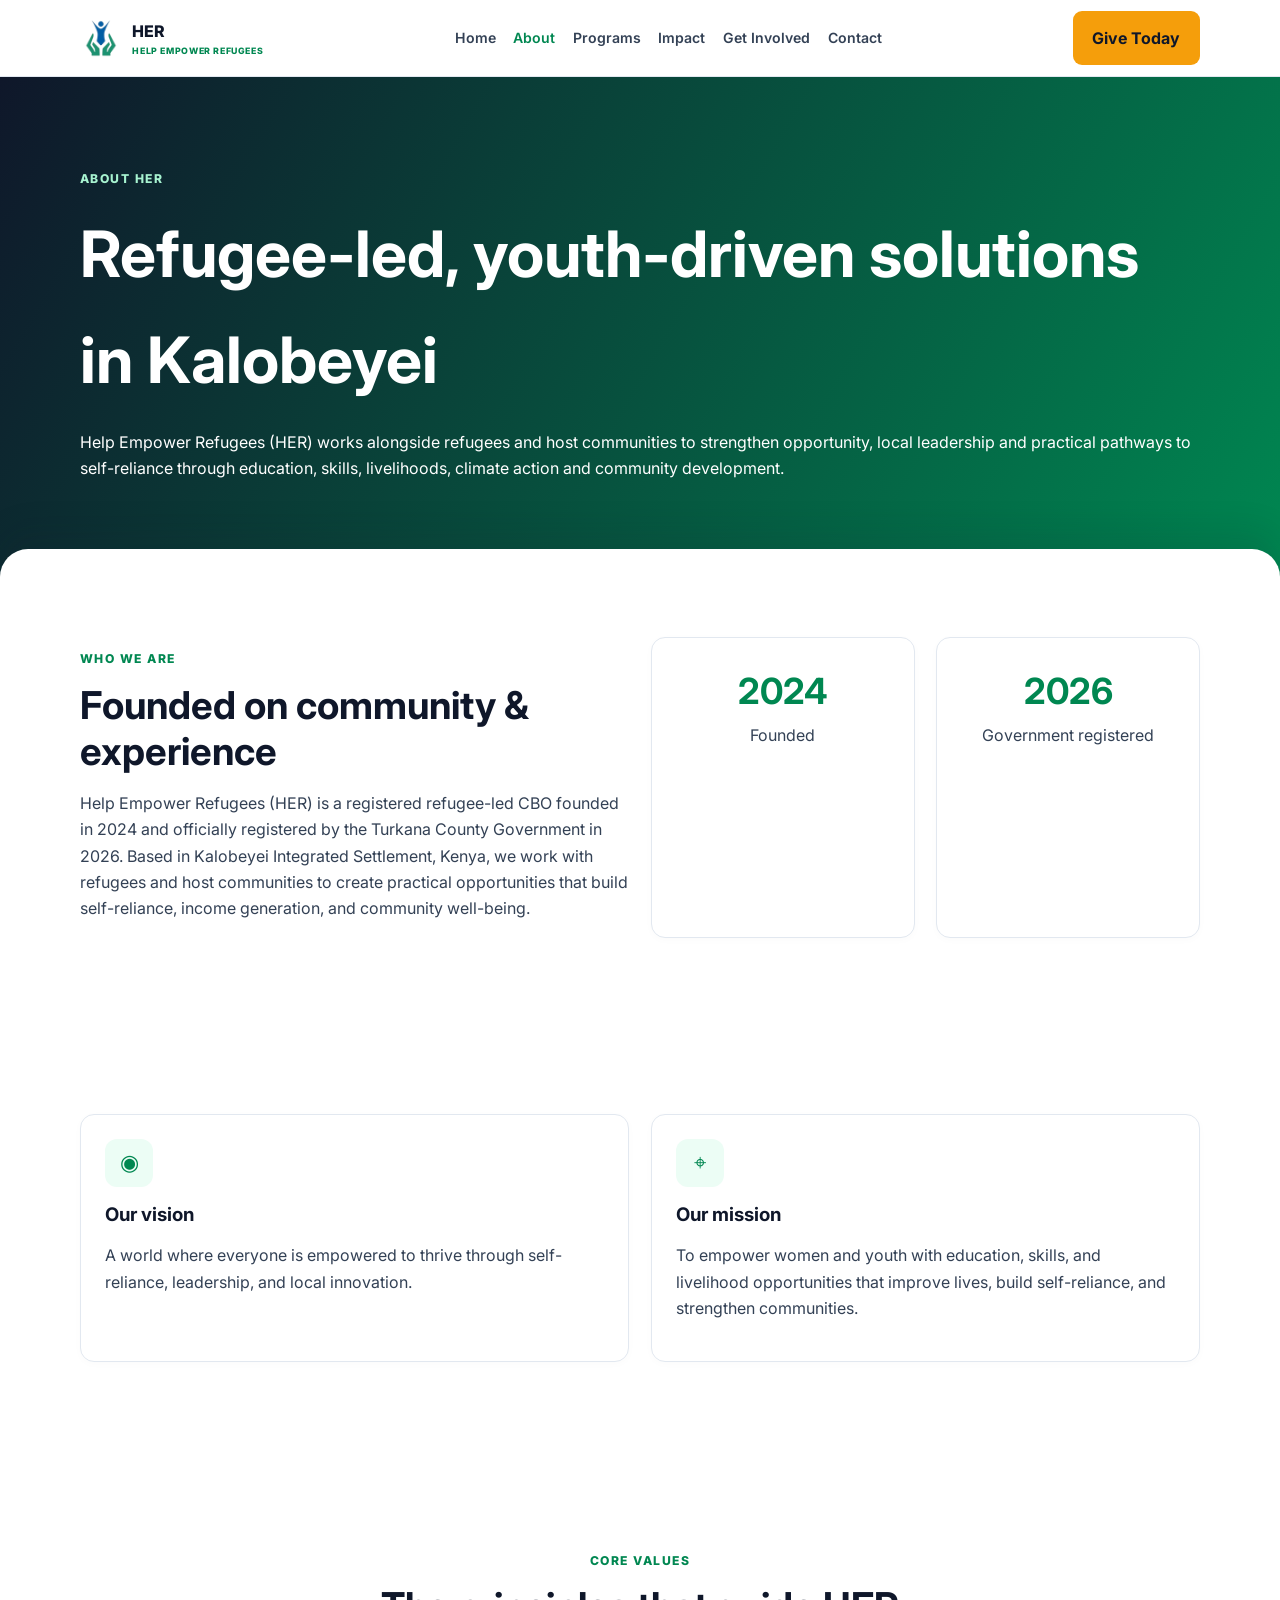
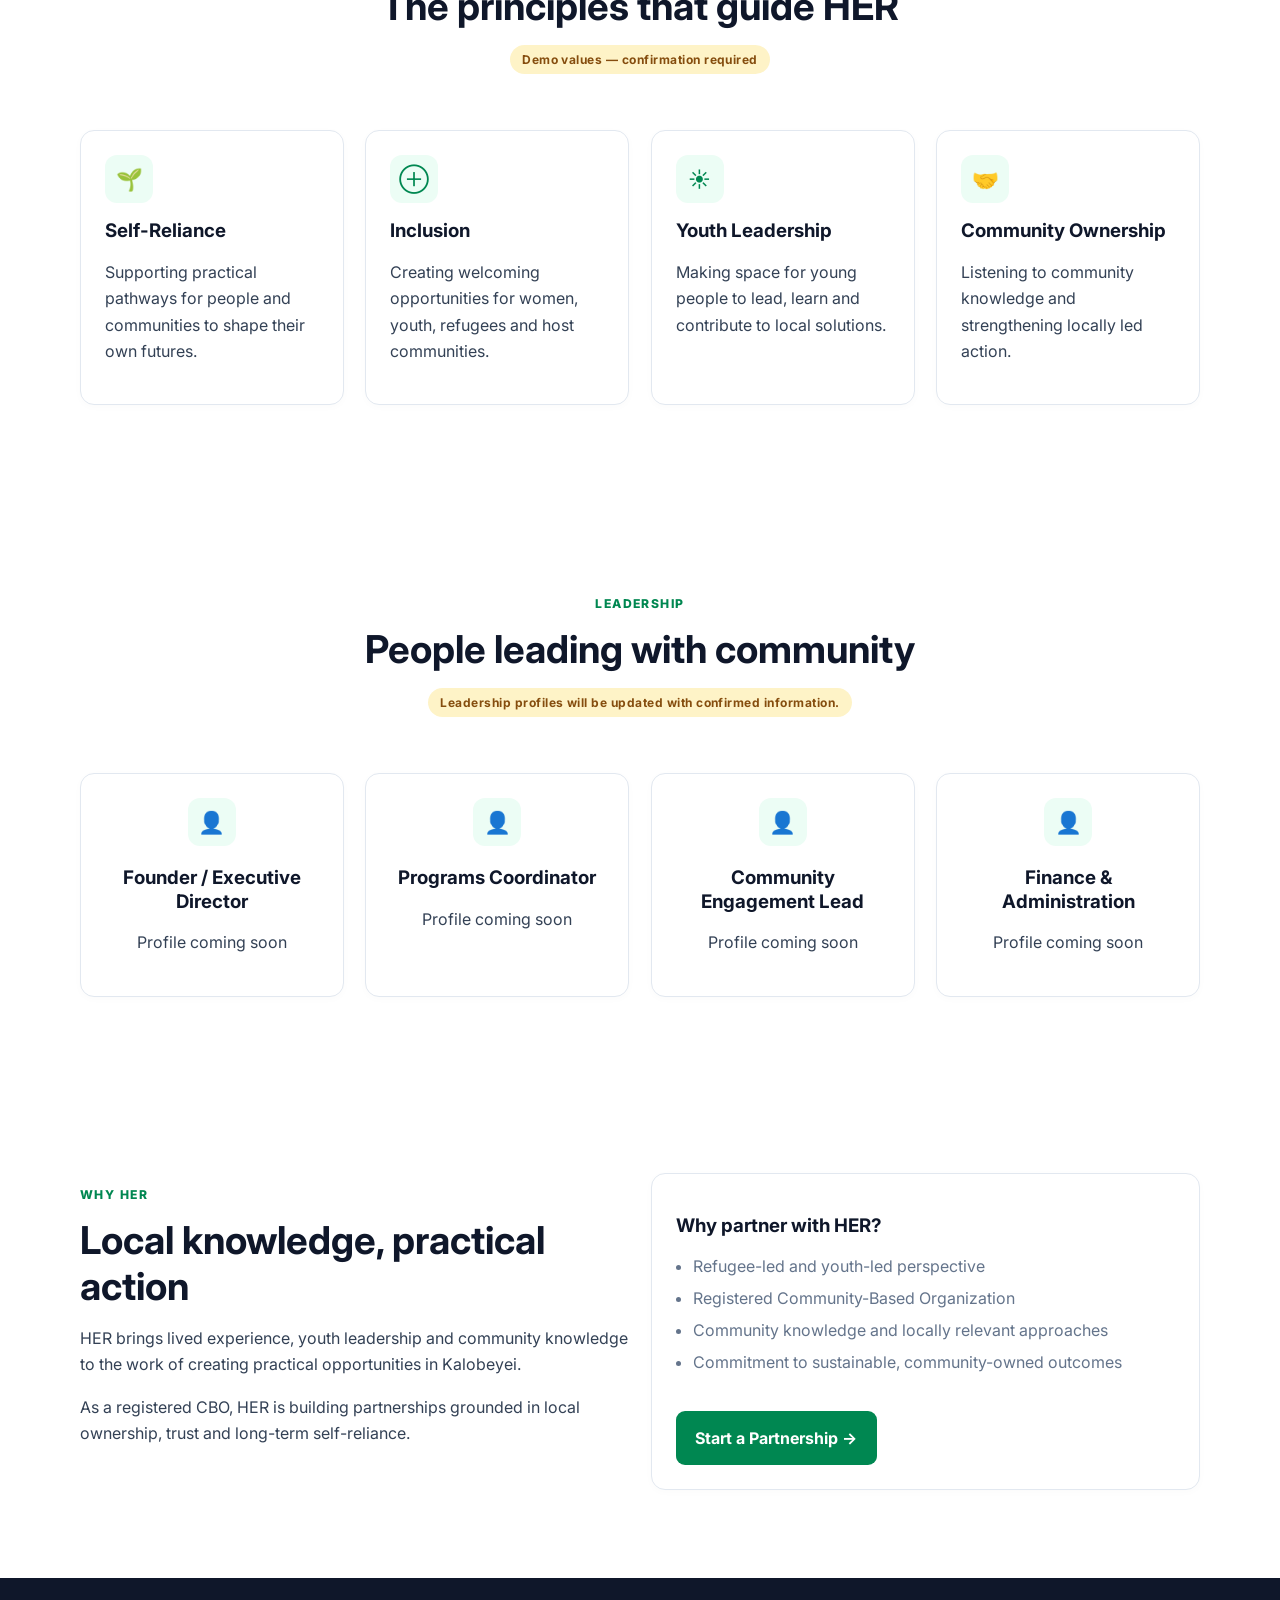
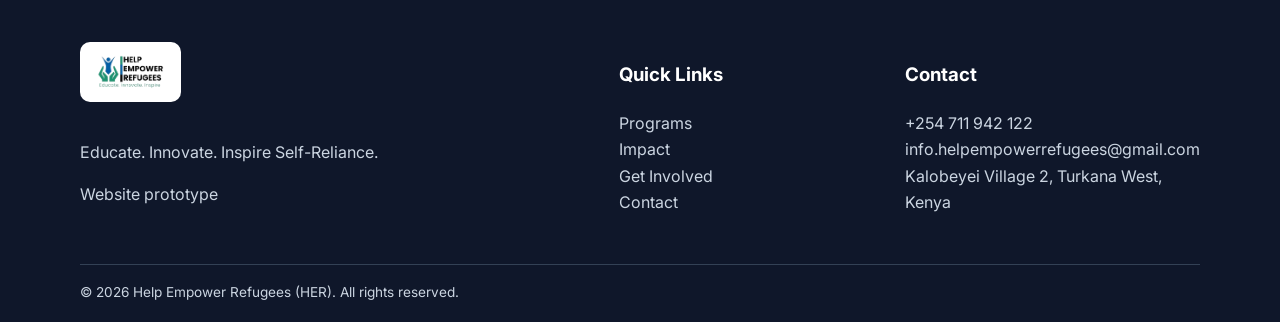
<file: about.html>
<!doctype html>
<html lang="en">
<head>
<meta charset="utf-8">
<meta name="viewport" content="width=device-width,initial-scale=1">
<title>About HER | Help Empower Refugees</title>
<meta name="description" content="Help Empower Refugees (HER) is a refugee-led, youth-led community-based organization in Kalobeyei Integrated Settlement, Turkana County, Kenya.">
<link rel="icon" href="assets/favicon.ico" sizes="any"><link rel="icon" type="image/png" sizes="32x32" href="assets/favicon-32x32.png"><link rel="icon" type="image/png" sizes="16x16" href="assets/favicon-16x16.png"><link rel="apple-touch-icon" href="assets/apple-touch-icon.png"><link rel="icon" type="image/png" sizes="192x192" href="assets/icon-192.png"><link href="https://fonts.googleapis.com/css2?family=Inter:wght@400;600;700;800&display=swap" rel="stylesheet">
<link rel="stylesheet" href="css/style.css">
<link rel="stylesheet" href="css/responsive.css">
<link rel="stylesheet" href="css/animations.css">
</head>
<body>
<a class="skip-link" href="#main">Skip to content</a>
<header class="site-header">
<div class="container nav-wrap">
<a class="brand" href="index.html"><img class="brand-mark-img" src="assets/logo-icon.png" alt="HER logo"><span>HER<small>HELP EMPOWER REFUGEES</small></span></a>
<button class="menu-toggle" aria-expanded="false" aria-label="Open navigation">&#9776;</button>
<nav class="nav-links" aria-label="Main navigation">
<a href="index.html">Home</a>
<a href="about.html">About</a>
<a href="programs.html">Programs</a>
<a href="impact.html">Impact</a>
<a href="get-involved.html">Get Involved</a>


<a href="contact.html">Contact</a>
</nav>
<a class="btn btn-accent nav-give" href="give.html">Give Today</a>
</div>
</header>

<main id="main">
<section class="page-hero">
<div class="container">
<p class="kicker" style="color:#a7f3d0">About HER</p>
<h1>Refugee-led, youth-driven solutions in Kalobeyei</h1>
<p>Help Empower Refugees (HER) works alongside refugees and host communities to strengthen opportunity, local leadership and practical pathways to self-reliance through education, skills, livelihoods, climate action and community development.</p>
</div>
</section>

<section class="section">
<div class="container grid cols-2">
<div>
<p class="kicker">Who we are</p>
<h2>Founded on community &amp; experience</h2>
<p>Help Empower Refugees (HER) is a registered refugee-led CBO founded in 2024 and officially registered by the Turkana County Government in 2026. Based in Kalobeyei Integrated Settlement, Kenya, we work with refugees and host communities to create practical opportunities that build self-reliance, income generation, and community well-being.</p>
</div>
<div class="grid cols-2">
<div class="card" style="text-align:center;">
<strong style="font-size:36px;color:var(--primary);display:block;">2024</strong>
<span>Founded</span>
</div>
<div class="card" style="text-align:center;">
<strong style="font-size:36px;color:var(--primary);display:block;">2026</strong>
<span>Government registered</span>
</div>
</div>
</div>
</section>

<section class="section surface">
<div class="container grid cols-2">
<div class="card">
<div class="icon">&#9673;</div>
<h3>Our vision</h3>
<p>A world where everyone is empowered to thrive through self-reliance, leadership, and local innovation.</p>
</div>
<div class="card">
<div class="icon">&#8982;</div>
<h3>Our mission</h3>
<p>To empower women and youth with education, skills, and livelihood opportunities that improve lives, build self-reliance, and strengthen communities.</p>
</div>
</div>
</section>

<section class="section">
<div class="container">
<div class="section-head">
<p class="kicker">Core values</p>
<h2>The principles that guide HER</h2>
<span class="notice">Demo values — confirmation required</span>
</div>
<div class="grid cols-4">
<article class="card"><div class="icon">&#127793;</div><h3>Self-Reliance</h3><p>Supporting practical pathways for people and communities to shape their own futures.</p></article>
<article class="card"><div class="icon">&#8853;</div><h3>Inclusion</h3><p>Creating welcoming opportunities for women, youth, refugees and host communities.</p></article>
<article class="card"><div class="icon">&#9728;</div><h3>Youth Leadership</h3><p>Making space for young people to lead, learn and contribute to local solutions.</p></article>
<article class="card"><div class="icon">&#129309;</div><h3>Community Ownership</h3><p>Listening to community knowledge and strengthening locally led action.</p></article>
</div>
</div>
</section>

<section class="section surface">
<div class="container">
<div class="section-head">
<p class="kicker">Leadership</p>
<h2>People leading with community</h2>
<span class="notice">Leadership profiles will be updated with confirmed information.</span>
</div>
<div class="grid cols-4">
<article class="card" style="text-align:center;"><div class="icon" style="margin:0 auto 20px;">&#128100;</div><h3>Founder / Executive Director</h3><p>Profile coming soon</p></article>
<article class="card" style="text-align:center;"><div class="icon" style="margin:0 auto 20px;">&#128100;</div><h3>Programs Coordinator</h3><p>Profile coming soon</p></article>
<article class="card" style="text-align:center;"><div class="icon" style="margin:0 auto 20px;">&#128100;</div><h3>Community Engagement Lead</h3><p>Profile coming soon</p></article>
<article class="card" style="text-align:center;"><div class="icon" style="margin:0 auto 20px;">&#128100;</div><h3>Finance &amp; Administration</h3><p>Profile coming soon</p></article>
</div>
</div>
</section>

<section class="section">
<div class="container grid cols-2">
<div>
<p class="kicker">Why HER</p>
<h2>Local knowledge, practical action</h2>
<p>HER brings lived experience, youth leadership and community knowledge to the work of creating practical opportunities in Kalobeyei.</p>
<p>As a registered CBO, HER is building partnerships grounded in local ownership, trust and long-term self-reliance.</p>
</div>
<div class="card">
<h3>Why partner with HER?</h3>
<ul class="list" style="color:var(--muted);">
<li>Refugee-led and youth-led perspective</li>
<li>Registered Community-Based Organization</li>
<li>Community knowledge and locally relevant approaches</li>
<li>Commitment to sustainable, community-owned outcomes</li>
</ul>
<a href="partner.html" class="btn btn-primary" style="margin-top:20px;">Start a Partnership &rarr;</a>
</div>
</div>
</section>
</main>

<footer class="site-footer">
<div class="container footer-grid">
<div><span class="footer-logo-wrap"><img class="footer-logo" src="assets/logo-full.png" alt="Help Empower Refugees logo"></span><p>Educate. Innovate. Inspire Self-Reliance.</p><p>Website prototype</p></div>
<div>
<h3>Quick Links</h3>
<a href="programs.html">Programs</a><br>
<a href="impact.html">Impact</a><br>
<a href="get-involved.html">Get Involved</a><br>
<a href="contact.html">Contact</a>
</div>
<div>
<h3>Contact</h3>
<p>+254 711 942 122<br>info.helpempowerrefugees@gmail.com<br>Kalobeyei Village 2, Turkana West, Kenya</p>
</div>
</div>
<div class="container footer-bottom">&copy; 2026 Help Empower Refugees (HER). All rights reserved.</div>
</footer>

<script src="js/navigation.js"></script>
<script src="js/main.js"></script>
</body>
</html>
</file>
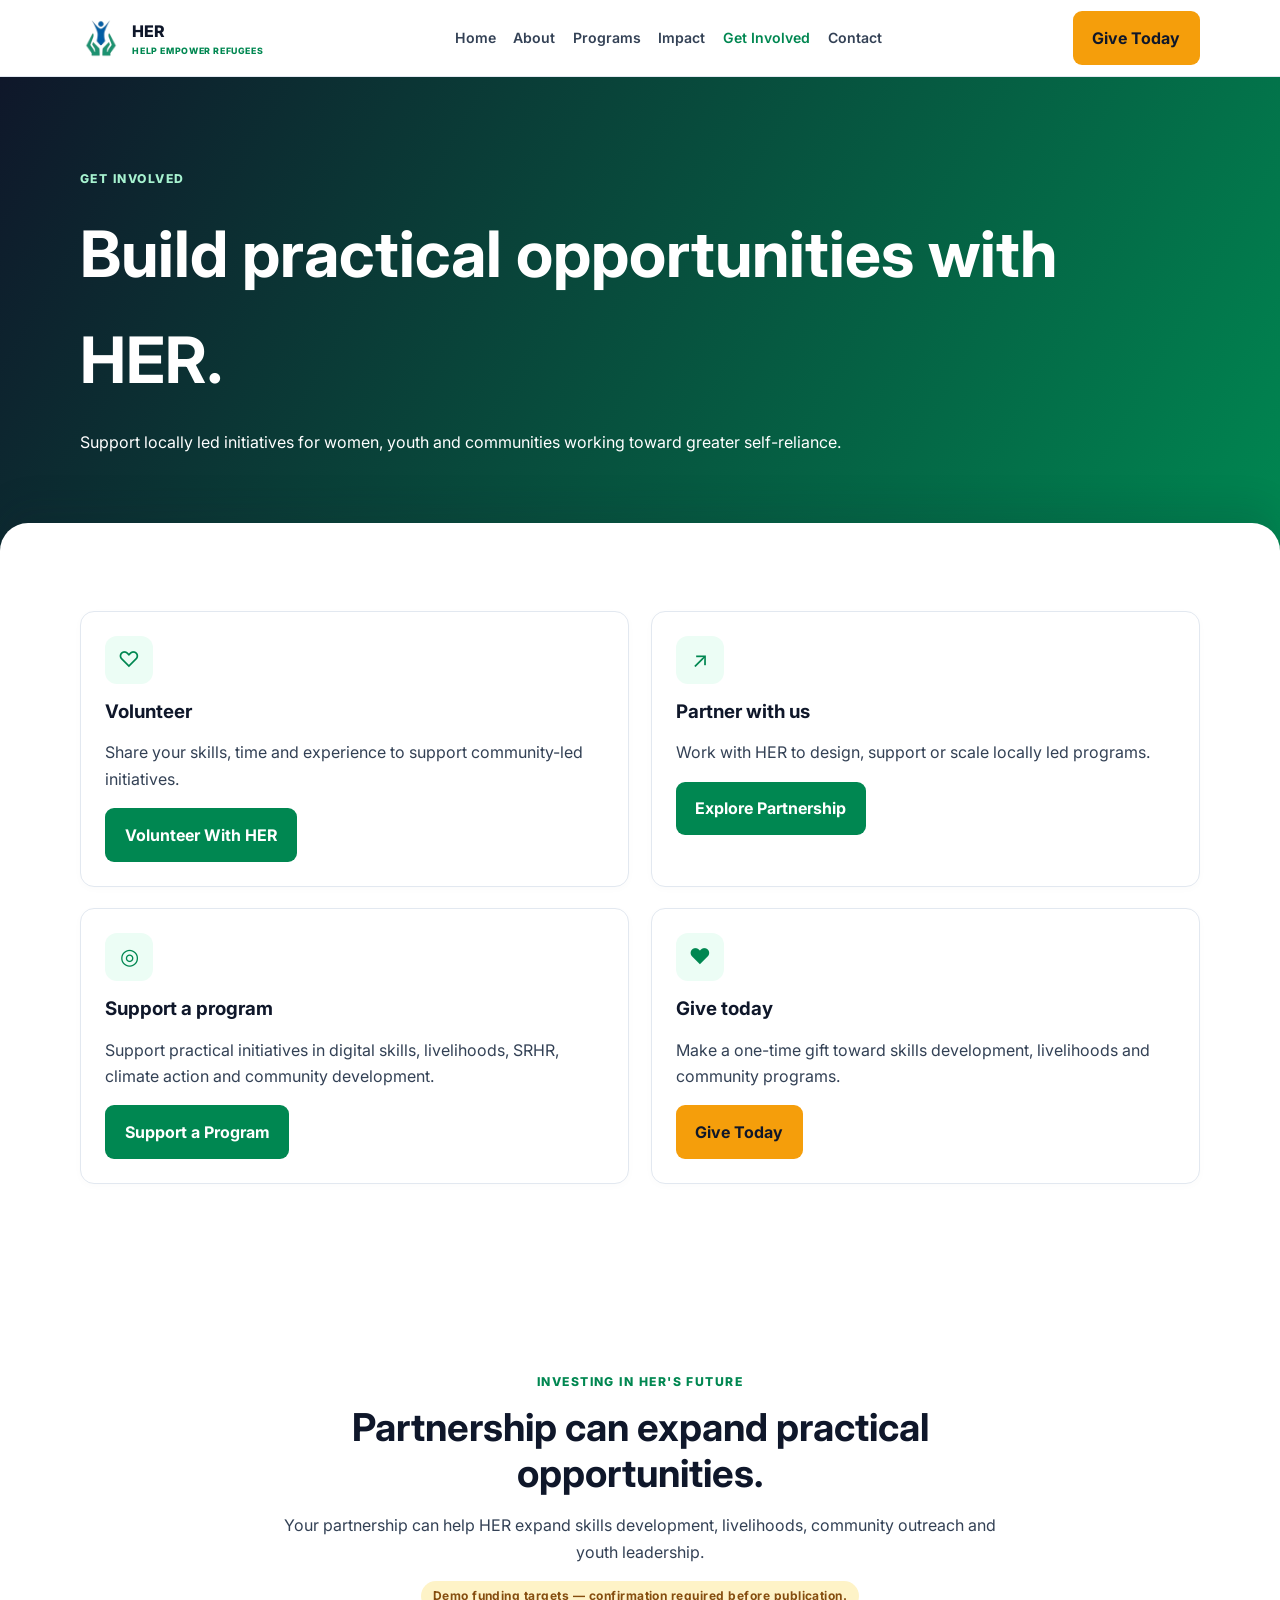
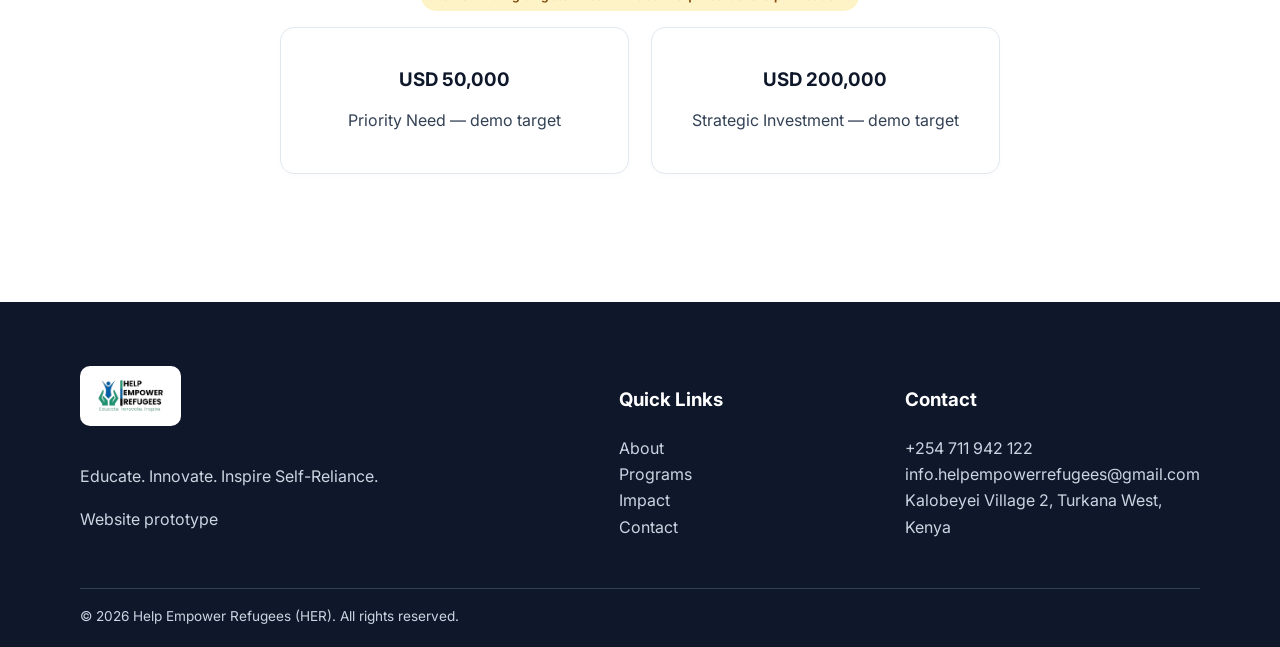
<file: get-involved.html>
<!doctype html><html lang="en"><head><meta charset="utf-8"><meta name="viewport" content="width=device-width,initial-scale=1"><title>Get Involved | HER</title><meta name="description" content="Volunteer, partner with, or support Help Empower Refugees."><link rel="icon" href="assets/favicon.ico" sizes="any"><link rel="icon" type="image/png" sizes="32x32" href="assets/favicon-32x32.png"><link rel="icon" type="image/png" sizes="16x16" href="assets/favicon-16x16.png"><link rel="apple-touch-icon" href="assets/apple-touch-icon.png"><link rel="icon" type="image/png" sizes="192x192" href="assets/icon-192.png"><link href="https://fonts.googleapis.com/css2?family=Inter:wght@400;600;700;800&display=swap" rel="stylesheet"><link rel="stylesheet" href="css/style.css"><link rel="stylesheet" href="css/responsive.css"></head><body><header class="site-header"><div class="container nav-wrap"><a class="brand" href="index.html"><img class="brand-mark-img" src="assets/logo-icon.png" alt="HER logo"><span>HER<small>HELP EMPOWER REFUGEES</small></span></a><button class="menu-toggle" aria-expanded="false">☰</button><nav class="nav-links"><a href="index.html">Home</a><a href="about.html">About</a><a href="programs.html">Programs</a><a href="impact.html">Impact</a><a href="get-involved.html">Get Involved</a><a href="contact.html">Contact</a></nav><a class="btn btn-accent nav-give" href="give.html">Give Today</a></div></header><main><section class="page-hero"><div class="container"><p class="kicker" style="color:#a7f3d0">Get involved</p><h1>Build practical opportunities with HER.</h1><p>Support locally led initiatives for women, youth and communities working toward greater self-reliance.</p></div></section><section class="section"><div class="container grid cols-2"><article class="card"><div class="icon">♡</div><h3>Volunteer</h3><p>Share your skills, time and experience to support community-led initiatives.</p><a class="btn btn-primary" href="volunteer.html">Volunteer With HER</a></article><article class="card"><div class="icon">↗</div><h3>Partner with us</h3><p>Work with HER to design, support or scale locally led programs.</p><a class="btn btn-primary" href="partner.html">Explore Partnership</a></article><article class="card"><div class="icon">◎</div><h3>Support a program</h3><p>Support practical initiatives in digital skills, livelihoods, SRHR, climate action and community development.</p><a class="btn btn-primary" href="support-a-program.html">Support a Program</a></article><article class="card"><div class="icon">♥</div><h3>Give today</h3><p>Make a one-time gift toward skills development, livelihoods and community programs.</p><a class="btn btn-accent" href="give.html">Give Today</a></article></div></section><section class="section surface"><div class="container section-head"><p class="kicker">Investing in HER's Future</p><h2>Partnership can expand practical opportunities.</h2><p>Your partnership can help HER expand skills development, livelihoods, community outreach and youth leadership.</p><span class="notice">Demo funding targets — confirmation required before publication.</span><div class="grid cols-2"><div class="card"><h3>USD 50,000</h3><p>Priority Need — demo target</p></div><div class="card"><h3>USD 200,000</h3><p>Strategic Investment — demo target</p></div></div></div></section></main><footer class="site-footer"><div class="container footer-grid"><div><span class="footer-logo-wrap"><img class="footer-logo" src="assets/logo-full.png" alt="Help Empower Refugees logo"></span><p>Educate. Innovate. Inspire Self-Reliance.</p><p>Website prototype</p></div><div><h3>Quick Links</h3><a href="about.html">About</a><br><a href="programs.html">Programs</a><br><a href="impact.html">Impact</a><br><a href="contact.html">Contact</a></div><div><h3>Contact</h3><p>+254 711 942 122<br>info.helpempowerrefugees@gmail.com<br>Kalobeyei Village 2, Turkana West, Kenya</p></div></div><div class="container footer-bottom">&copy; 2026 Help Empower Refugees (HER). All rights reserved.</div></footer><script src="js/navigation.js"></script></body></html>
</file>
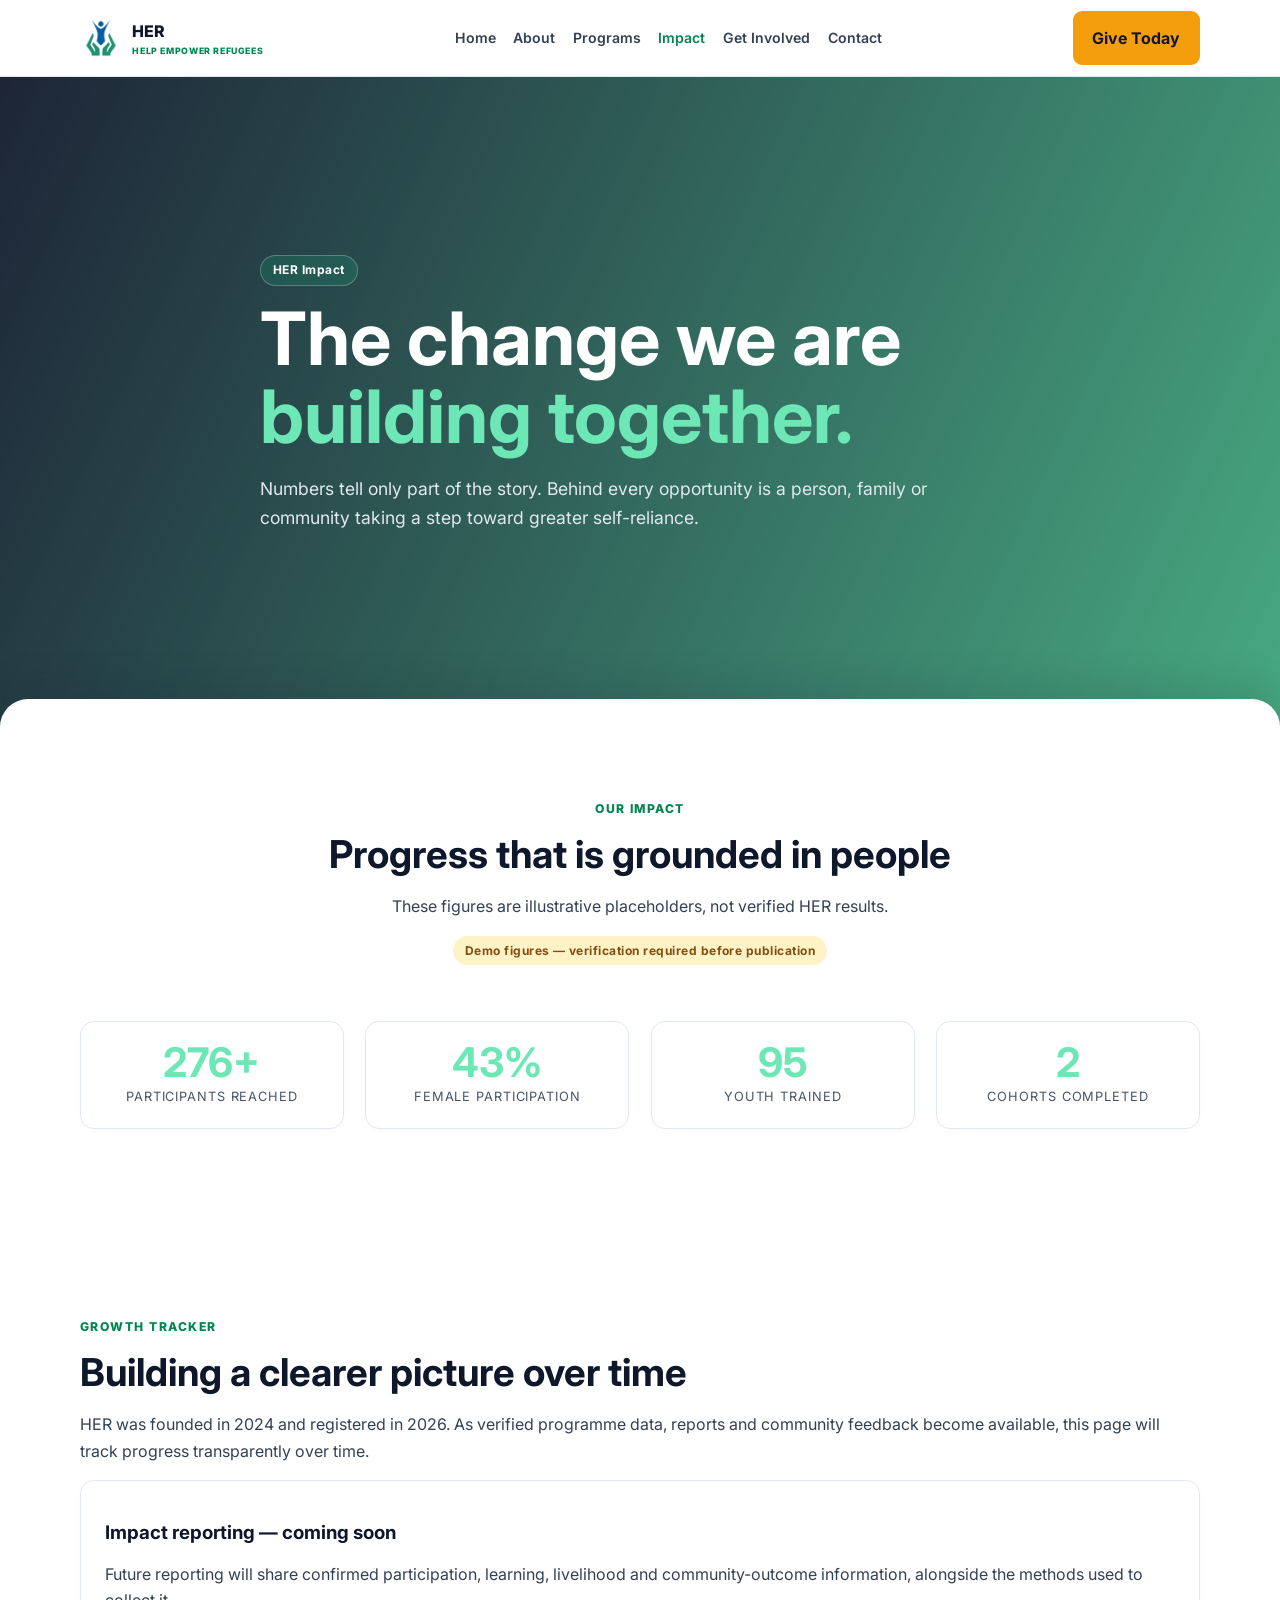
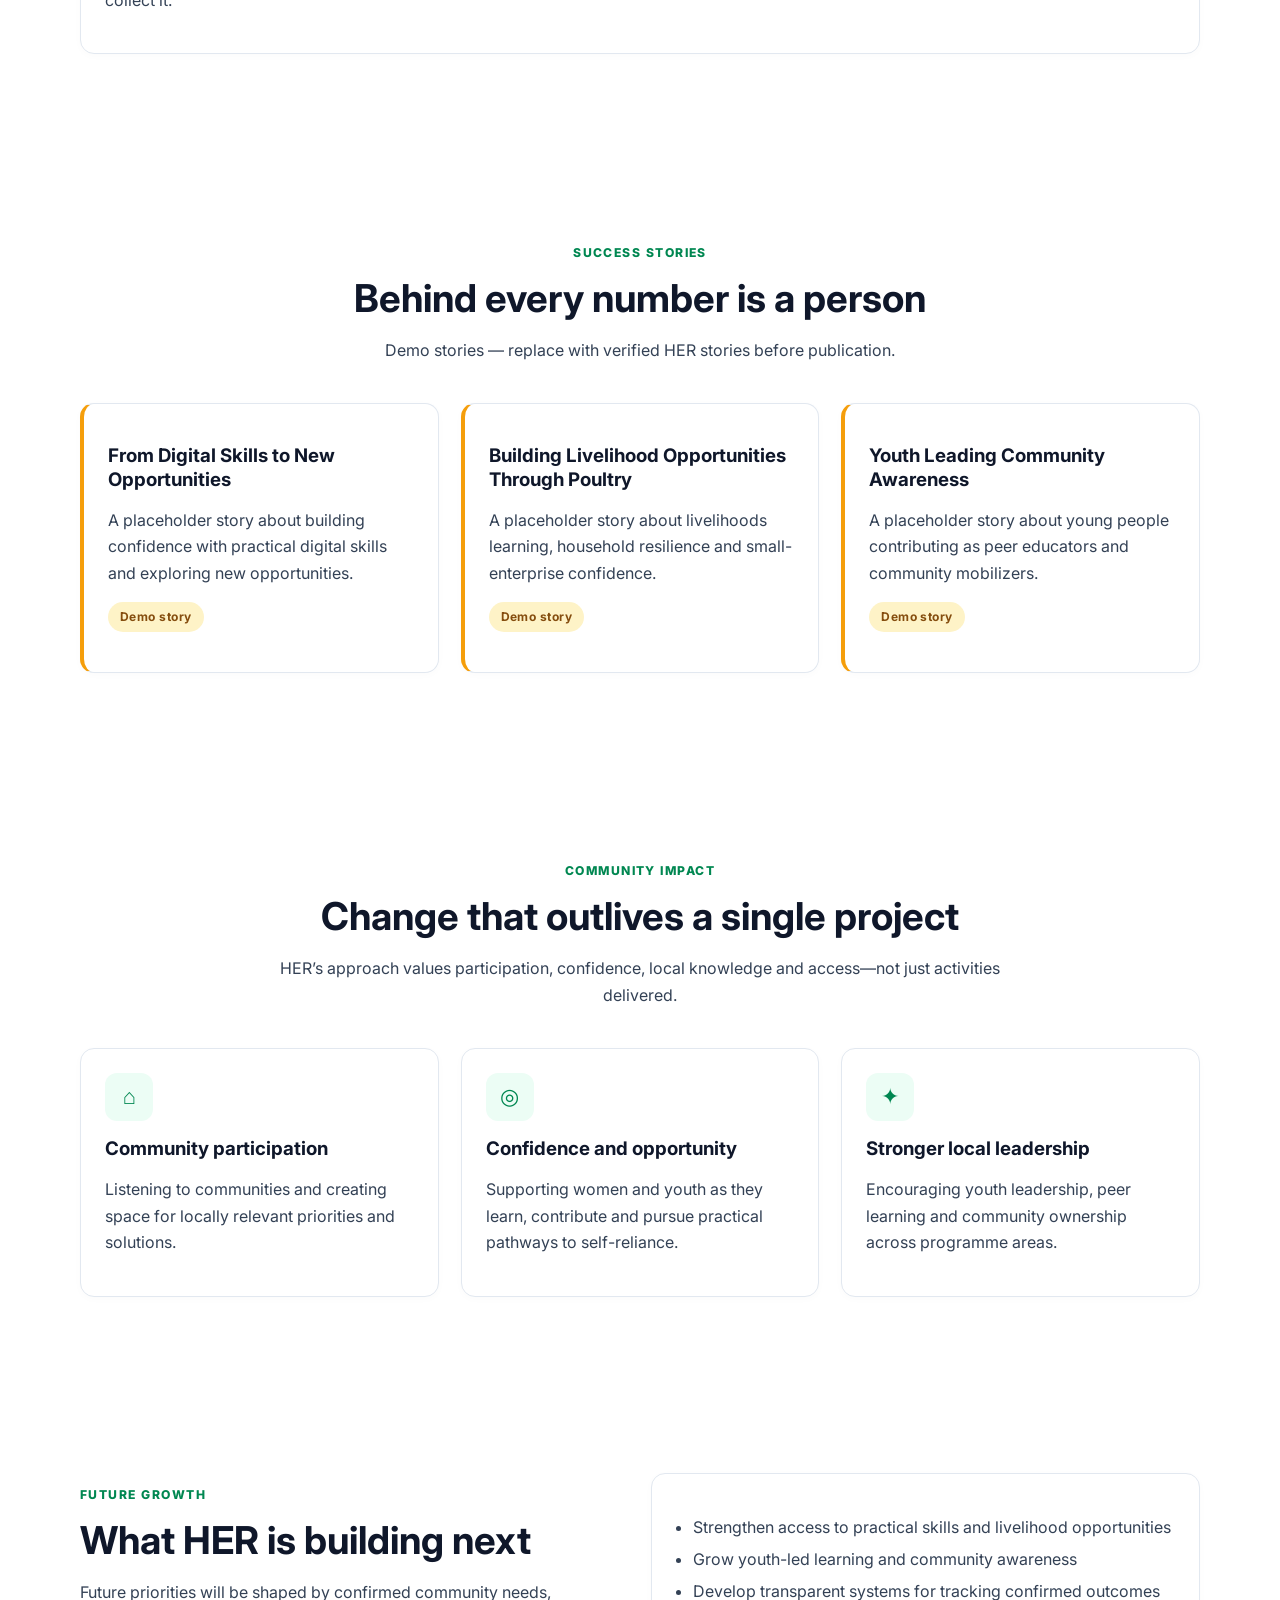
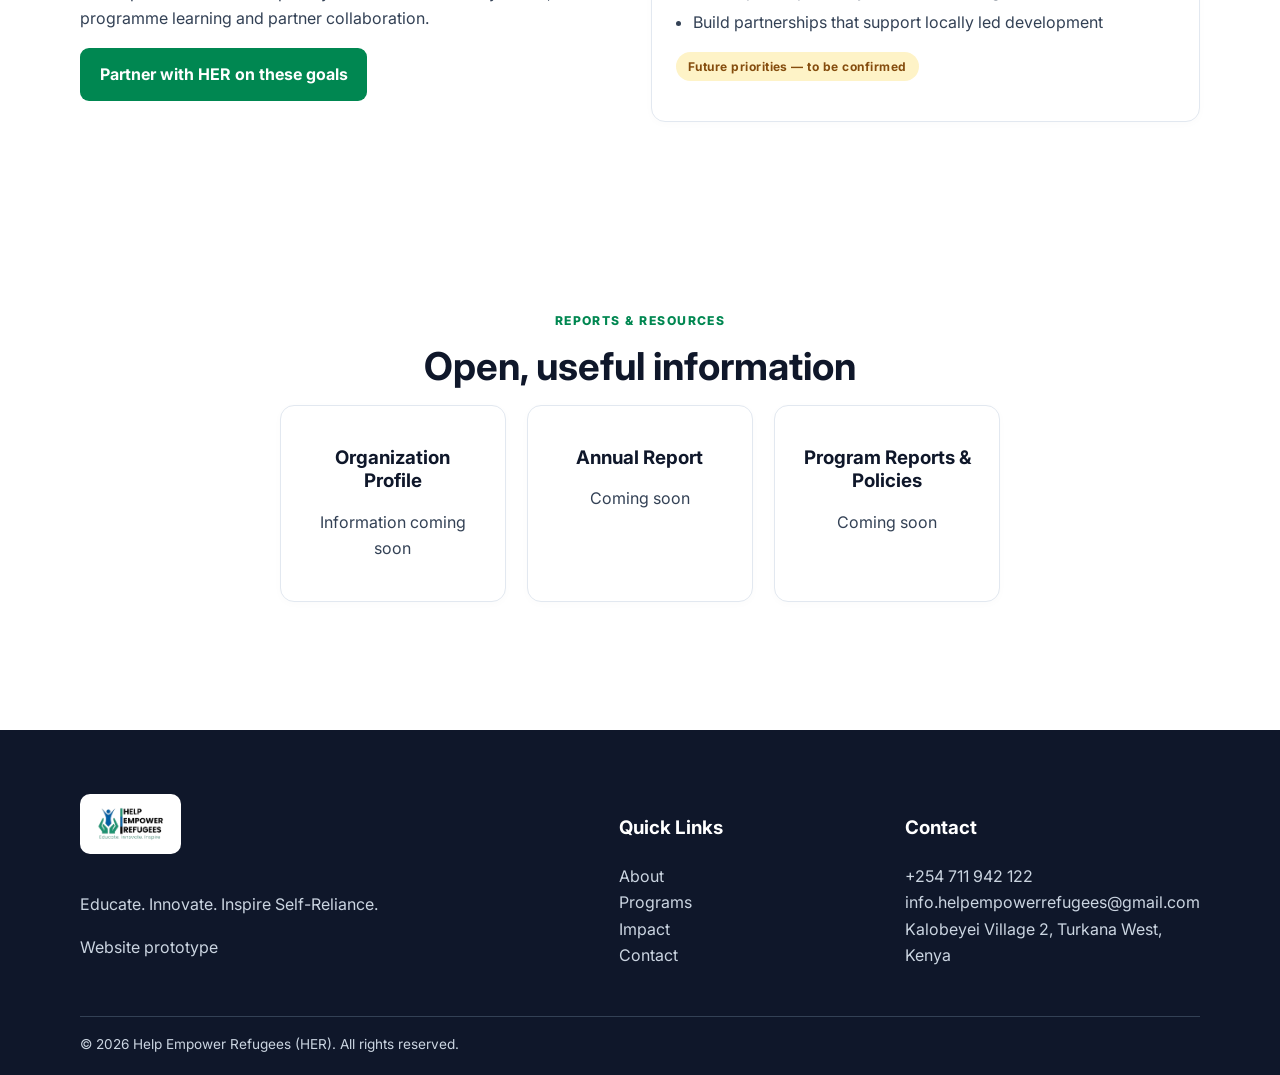
<file: impact.html>
<!doctype html><html lang="en"><head><meta charset="utf-8"><meta name="viewport" content="width=device-width,initial-scale=1"><title>Impact | Help Empower Refugees (HER)</title><meta name="description" content="HER's approach to community impact, learning and self-reliance."><link rel="icon" href="assets/favicon.ico" sizes="any"><link rel="icon" type="image/png" sizes="32x32" href="assets/favicon-32x32.png"><link rel="icon" type="image/png" sizes="16x16" href="assets/favicon-16x16.png"><link rel="apple-touch-icon" href="assets/apple-touch-icon.png"><link rel="icon" type="image/png" sizes="192x192" href="assets/icon-192.png"><link href="https://fonts.googleapis.com/css2?family=Inter:wght@400;600;700;800&display=swap" rel="stylesheet"><link rel="stylesheet" href="css/style.css"><link rel="stylesheet" href="css/responsive.css"><link rel="stylesheet" href="css/animations.css"></head><body><a class="skip-link" href="#main">Skip to content</a><header class="site-header"><div class="container nav-wrap"><a class="brand" href="index.html"><img class="brand-mark-img" src="assets/logo-icon.png" alt="HER logo"><span>HER<small>HELP EMPOWER REFUGEES</small></span></a><button class="menu-toggle" aria-expanded="false" aria-label="Open navigation">☰</button><nav class="nav-links" aria-label="Main navigation"><a href="index.html">Home</a><a href="about.html">About</a><a href="programs.html">Programs</a><a href="impact.html">Impact</a><a href="get-involved.html">Get Involved</a><a href="contact.html">Contact</a></nav><a class="btn btn-accent nav-give" href="give.html">Give Today</a></div></header><main id="main"><section class="hero"><div class="container hero-content"><span class="eyebrow">HER Impact</span><h1>The change we are <span>building together.</span></h1><p>Numbers tell only part of the story. Behind every opportunity is a person, family or community taking a step toward greater self-reliance.</p></div></section><section class="section"><div class="container"><div class="section-head"><p class="kicker">Our impact</p><h2>Progress that is grounded in people</h2><p>These figures are illustrative placeholders, not verified HER results.</p><span class="notice">Demo figures — verification required before publication</span></div><div class="grid cols-4"><div class="card stat"><strong data-counter="350" data-suffix="+">0</strong><span style="color:#475569">Participants reached</span></div><div class="card stat"><strong data-counter="55" data-suffix="%">0</strong><span style="color:#475569">Female participation</span></div><div class="card stat"><strong data-counter="120">0</strong><span style="color:#475569">Youth trained</span></div><div class="card stat"><strong data-counter="2">0</strong><span style="color:#475569">Cohorts completed</span></div></div></div></section><section class="section surface"><div class="container"><p class="kicker">Growth tracker</p><h2>Building a clearer picture over time</h2><p>HER was founded in 2024 and registered in 2026. As verified programme data, reports and community feedback become available, this page will track progress transparently over time.</p><div class="card"><h3>Impact reporting — coming soon</h3><p>Future reporting will share confirmed participation, learning, livelihood and community-outcome information, alongside the methods used to collect it.</p></div></div></section><section class="section"><div class="container"><div class="section-head"><p class="kicker">Success stories</p><h2>Behind every number is a person</h2><p>Demo stories — replace with verified HER stories before publication.</p></div><div class="grid cols-3"><article class="card story"><h3>From Digital Skills to New Opportunities</h3><p>A placeholder story about building confidence with practical digital skills and exploring new opportunities.</p><span class="notice">Demo story</span></article><article class="card story"><h3>Building Livelihood Opportunities Through Poultry</h3><p>A placeholder story about livelihoods learning, household resilience and small-enterprise confidence.</p><span class="notice">Demo story</span></article><article class="card story"><h3>Youth Leading Community Awareness</h3><p>A placeholder story about young people contributing as peer educators and community mobilizers.</p><span class="notice">Demo story</span></article></div></div></section><section class="section surface"><div class="container"><div class="section-head"><p class="kicker">Community impact</p><h2>Change that outlives a single project</h2><p>HER’s approach values participation, confidence, local knowledge and access—not just activities delivered.</p></div><div class="grid cols-3"><article class="card"><div class="icon">⌂</div><h3>Community participation</h3><p>Listening to communities and creating space for locally relevant priorities and solutions.</p></article><article class="card"><div class="icon">◎</div><h3>Confidence and opportunity</h3><p>Supporting women and youth as they learn, contribute and pursue practical pathways to self-reliance.</p></article><article class="card"><div class="icon">✦</div><h3>Stronger local leadership</h3><p>Encouraging youth leadership, peer learning and community ownership across programme areas.</p></article></div></div></section><section class="section"><div class="container grid cols-2"><div><p class="kicker">Future growth</p><h2>What HER is building next</h2><p>Future priorities will be shaped by confirmed community needs, programme learning and partner collaboration.</p><a class="btn btn-primary" href="contact.html">Partner with HER on these goals</a></div><div class="card"><ul class="list"><li>Strengthen access to practical skills and livelihood opportunities</li><li>Grow youth-led learning and community awareness</li><li>Develop transparent systems for tracking confirmed outcomes</li><li>Build partnerships that support locally led development</li></ul><span class="notice">Future priorities — to be confirmed</span></div></div></section><section class="section surface"><div class="container section-head"><p class="kicker">Reports &amp; resources</p><h2>Open, useful information</h2><div class="grid cols-3"><div class="card"><h3>Organization Profile</h3><p>Information coming soon</p></div><div class="card"><h3>Annual Report</h3><p>Coming soon</p></div><div class="card"><h3>Program Reports &amp; Policies</h3><p>Coming soon</p></div></div></div></section></main><footer class="site-footer"><div class="container footer-grid"><div><span class="footer-logo-wrap"><img class="footer-logo" src="assets/logo-full.png" alt="Help Empower Refugees logo"></span><p>Educate. Innovate. Inspire Self-Reliance.</p><p>Website prototype</p></div><div><h3>Quick Links</h3><a href="about.html">About</a><br><a href="programs.html">Programs</a><br><a href="impact.html">Impact</a><br><a href="contact.html">Contact</a></div><div><h3>Contact</h3><p>+254 711 942 122<br>info.helpempowerrefugees@gmail.com<br>Kalobeyei Village 2, Turkana West, Kenya</p></div></div><div class="container footer-bottom">&copy; 2026 Help Empower Refugees (HER). All rights reserved.</div></footer><script src="js/navigation.js"></script><script src="js/main.js"></script></body></html>
</file>
<file: css/style.css>
/* HER site styles — simple, reusable vanilla CSS */
:root{--primary:#008751;--secondary:#10b981;--dark:#0f172a;--accent:#f59e0b;--light:#f8fafc;--white:#fff;--muted:#64748b;--line:#e2e8f0;--radius:14px;--shadow:0 14px 32px rgba(15,23,42,.08)}
*{box-sizing:border-box}html{scroll-behavior:smooth}body{margin:0;font:16px/1.65 Inter,Arial,sans-serif;color:#334155;background:var(--white)}img{max-width:100%;display:block}a{color:inherit;text-decoration:none}button,input,textarea,select{font:inherit}.container{width:min(1120px,90%);margin:auto}.skip-link{position:absolute;left:-999px}.skip-link:focus{left:1rem;top:1rem;z-index:9999;background:#fff;padding:.7rem;color:#000}.site-header{position:sticky;top:0;z-index:20;background:rgba(255,255,255,.96);border-bottom:1px solid var(--line);backdrop-filter:blur(10px)}.nav-wrap{min-height:76px;display:flex;align-items:center;justify-content:space-between;gap:1rem}.brand{display:flex;align-items:center;gap:.65rem;font-weight:800;color:var(--dark)}.brand-mark{width:42px;height:42px;display:grid;place-items:center;border-radius:11px;background:linear-gradient(135deg,var(--primary),var(--secondary));color:white;font-size:1.2rem}.brand-mark-img{width:42px;height:42px;object-fit:contain}.footer-logo{height:40px;width:auto;display:block}.footer-logo-wrap{display:inline-block;background:#fff;padding:10px 14px;border-radius:10px;margin-bottom:.85rem}.brand small{display:block;color:var(--primary);font-size:.55rem;letter-spacing:.07em}.nav-links{display:flex;align-items:center;gap:1.1rem;font-size:.88rem;font-weight:600}.nav-links a:hover,.nav-links a[aria-current=page]{color:var(--primary)}.menu-toggle{display:none;border:0;background:transparent;font-size:1.5rem;color:var(--dark)}.btn{display:inline-flex;align-items:center;justify-content:center;gap:.45rem;border:2px solid transparent;border-radius:9px;padding:.72rem 1.1rem;font-weight:700;cursor:pointer}.btn-primary{background:var(--primary);color:#fff}.btn-primary:hover{background:#006d41}.btn-accent{background:var(--accent);color:var(--dark)}.btn-outline{border-color:currentColor}.btn-light{background:#fff;color:var(--primary)}.hero{position:sticky;top:76px;min-height:650px;display:grid;align-items:center;color:white;background:linear-gradient(115deg,rgba(15,23,42,.94),rgba(0,135,81,.72)),url('https://images.unsplash.com/photo-1531206715517-5c0ba140b2b8?auto=format&fit=crop&w=1800&q=80') center/cover}.hero-content{max-width:760px;padding:5rem 0}.eyebrow,.notice{display:inline-block;border-radius:99px;padding:.3rem .75rem;font-size:.75rem;font-weight:700;letter-spacing:.04em}.eyebrow{background:rgba(16,185,129,.18);border:1px solid rgba(255,255,255,.25)}.notice{color:#854d0e;background:#fef3c7;margin-bottom:1rem}.hero h1{font-size:clamp(2.6rem,6vw,4.6rem);line-height:1.06;margin:.9rem 0}.hero h1 span{color:#6ee7b7}.hero p{font-size:1.1rem;color:#e2e8f0;max-width:680px}.actions{display:flex;flex-wrap:wrap;gap:.8rem;margin-top:1.8rem}.section{padding:5.5rem 0}section.section{background:var(--white)}.surface{background:var(--light)}.section-head{max-width:720px;margin:0 auto 2.5rem;text-align:center}.kicker{color:var(--primary);text-transform:uppercase;font-size:.76rem;font-weight:800;letter-spacing:.12em}.section h2{color:var(--dark);line-height:1.2;font-size:clamp(1.9rem,3vw,2.7rem);margin:.45rem 0 1rem}.grid{display:grid;gap:1.35rem}.cols-2{grid-template-columns:repeat(2,minmax(0,1fr))}.cols-3{grid-template-columns:repeat(3,minmax(0,1fr))}.cols-4{grid-template-columns:repeat(4,minmax(0,1fr))}.card{background:white;border:1px solid var(--line);border-radius:var(--radius);padding:1.5rem;box-shadow:0 2px 8px rgba(15,23,42,.02)}.card:hover{transform:translateY(-4px);box-shadow:var(--shadow)}.icon{width:48px;height:48px;border-radius:12px;display:grid;place-items:center;background:#ecfdf5;color:var(--primary);font-size:1.35rem}.card h3{color:var(--dark);margin:1rem 0 .5rem;line-height:1.25}.text-link{color:var(--primary);font-weight:800}.stats{background:var(--dark);color:white}.stat{text-align:center;padding:1.2rem}.stat strong{display:block;color:#6ee7b7;font-size:2.55rem;line-height:1}.stat span{font-size:.8rem;text-transform:uppercase;letter-spacing:.07em;color:#cbd5e1}.program-card{padding:0;overflow:hidden}.program-card img,.gallery-item img{width:100%;height:205px;object-fit:cover}.program-card .card-body{padding:1.35rem}.page-hero{position:sticky;top:76px;padding:5rem 0;color:white;background:linear-gradient(120deg,var(--dark),var(--primary))}
section.section,.surface,.stats{position:relative}
.hero+section,.page-hero+section{border-radius:28px 28px 0 0;margin-top:-28px;box-shadow:0 -18px 34px rgba(15,23,42,.12)}.page-hero h1{font-size:clamp(2.5rem,5vw,4rem);margin:0}.back-link{display:inline-flex;align-items:center;gap:.5rem;color:#fff;font-weight:700;font-size:.9rem;margin-bottom:1.2rem;background:rgba(255,255,255,.18);border:1.5px solid rgba(255,255,255,.55);padding:.5rem 1.1rem;border-radius:99px;transition:background .15s ease,border-color .15s ease}.back-link:hover{background:rgba(255,255,255,.3);border-color:#fff;color:#fff}.list{padding-left:1.1rem}.list li{margin:.35rem 0}.program-filters{display:flex;flex-wrap:wrap;gap:.55rem;justify-content:center;margin-bottom:1.5rem}.filter{border:1px solid var(--line);background:#fff;border-radius:99px;padding:.45rem .8rem;cursor:pointer}.filter.active,.filter:hover{background:var(--primary);color:#fff;border-color:var(--primary)}.details{display:none;margin-top:.75rem}.details.open{display:block}.story{border-left:4px solid var(--accent)}.timeline{border-left:2px solid var(--primary);padding-left:1.5rem}.timeline article{position:relative;margin-bottom:1.5rem}.timeline article:before{content:'';position:absolute;width:12px;height:12px;background:var(--secondary);border-radius:50%;left:-1.93rem;top:.4rem}.placeholder{border:1px dashed #94a3b8;background:#f8fafc;color:#475569;padding:.75rem;font-size:.86rem}.gallery{columns:3 250px;column-gap:1rem}.gallery-item{break-inside:avoid;margin-bottom:1rem;position:relative;cursor:pointer}.gallery-item img{height:auto;border-radius:var(--radius)}.gallery-item span{position:absolute;bottom:.5rem;left:.5rem;background:rgba(15,23,42,.8);color:#fff;padding:.25rem .5rem;border-radius:4px;font-size:.75rem}.modal{position:fixed;inset:0;background:rgba(15,23,42,.92);z-index:30;display:none;place-items:center;padding:2rem}.modal.open{display:grid}.modal img{max-height:85vh;max-width:90vw}.modal button{position:absolute;right:1.5rem;top:1rem;background:transparent;border:0;color:#fff;font-size:2rem}.form-card{max-width:760px;margin:auto}.field{margin-bottom:1rem}.field label{display:block;font-weight:700;margin-bottom:.35rem;color:var(--dark)}.field input,.field textarea,.field select{width:100%;border:1px solid #cbd5e1;border-radius:8px;padding:.7rem}.field input:focus,.field textarea:focus{outline:3px solid #a7f3d0;border-color:var(--primary)}.form-message{margin-top:1rem;font-weight:600}
.success-modal{position:fixed;inset:0;background:rgba(15,23,42,.55);z-index:50;display:none;place-items:center;padding:1.5rem}
.success-modal.open{display:grid}
.success-modal-card{background:#fff;border-radius:18px;max-width:420px;width:100%;padding:2.25rem 2rem;text-align:center;box-shadow:0 24px 60px rgba(15,23,42,.3)}
.success-modal-icon{width:52px;height:52px;border-radius:50%;background:#ecfdf5;color:var(--primary);display:grid;place-items:center;margin:0 auto 1rem;font-size:1.6rem}
.success-modal-card p{color:#475569;margin:0 0 1.6rem;line-height:1.55}
.success-modal-card button{min-width:130px}.site-footer{background:var(--dark);color:#cbd5e1;padding:4rem 0 1.2rem}.site-footer h3{color:#fff}.footer-grid{display:grid;grid-template-columns:2fr 1fr 1fr;gap:2rem}.footer-grid a:hover{color:#6ee7b7}.footer-bottom{border-top:1px solid #334155;margin-top:2rem;padding-top:1rem;font-size:.85rem}.reveal{opacity:0;transform:translateY(18px);transition:.6s ease}.reveal.visible{opacity:1;transform:none}:focus-visible{outline:3px solid var(--accent);outline-offset:3px}
</file>
<file: css/responsive.css>
@media(max-width:900px){.cols-4{grid-template-columns:repeat(2,1fr)}.cols-3{grid-template-columns:repeat(2,1fr)}.nav-links{display:none;position:absolute;left:0;right:0;top:76px;padding:1rem 5%;background:#fff;border-bottom:1px solid var(--line);flex-direction:column;align-items:flex-start}.nav-links.open{display:flex}.menu-toggle{display:block}.nav-give{display:none}}@media(max-width:620px){.section{padding:3.75rem 0}.cols-2,.cols-3,.cols-4,.footer-grid{grid-template-columns:1fr}.hero{min-height:590px}.hero-content{padding:4rem 0}.actions .btn{width:100%}.page-hero{padding:3.5rem 0}.gallery{columns:2 150px}}
</file>
<file: css/animations.css>
@media(prefers-reduced-motion:no-preference){.card,.btn,.nav-links{transition:all .25s ease}.card:hover{transition-duration:.25s}}@media(prefers-reduced-motion:reduce){*,*:before,*:after{scroll-behavior:auto!important;animation-duration:.01ms!important;transition-duration:.01ms!important}}
</file>
